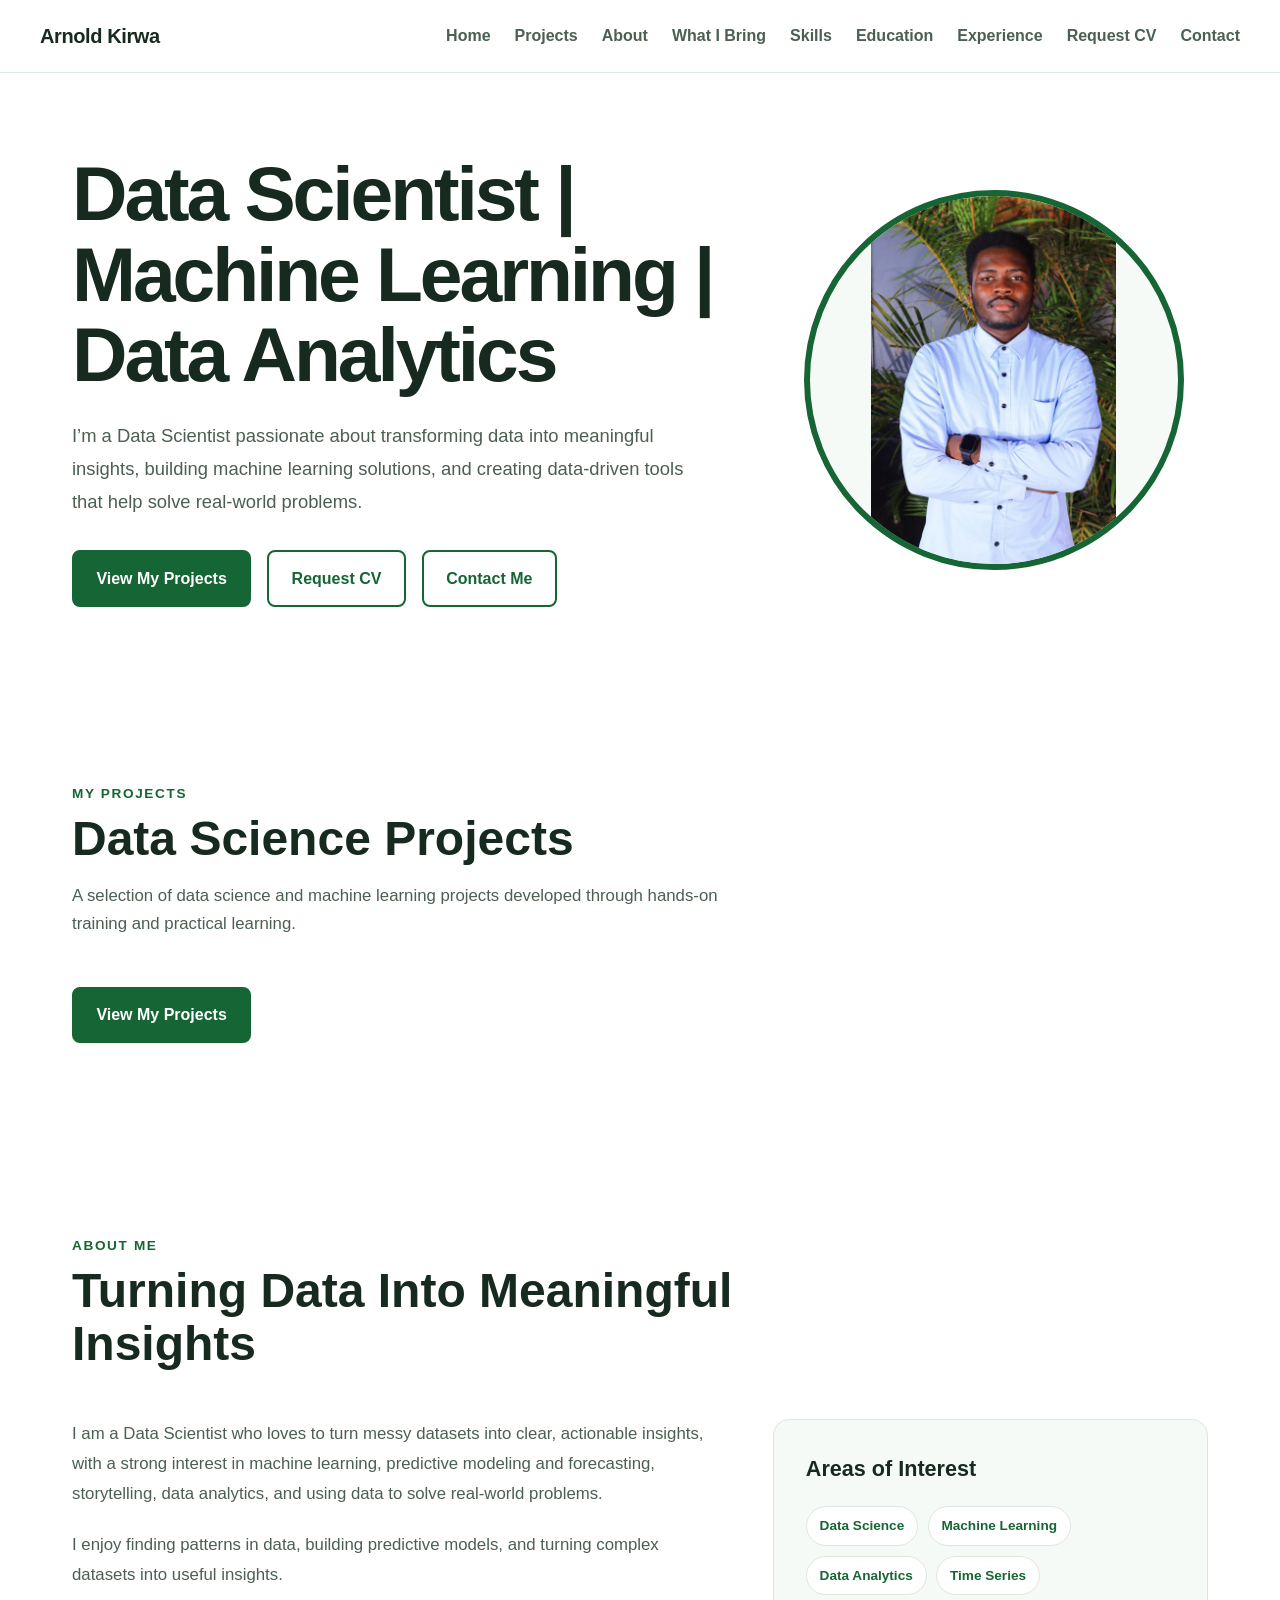
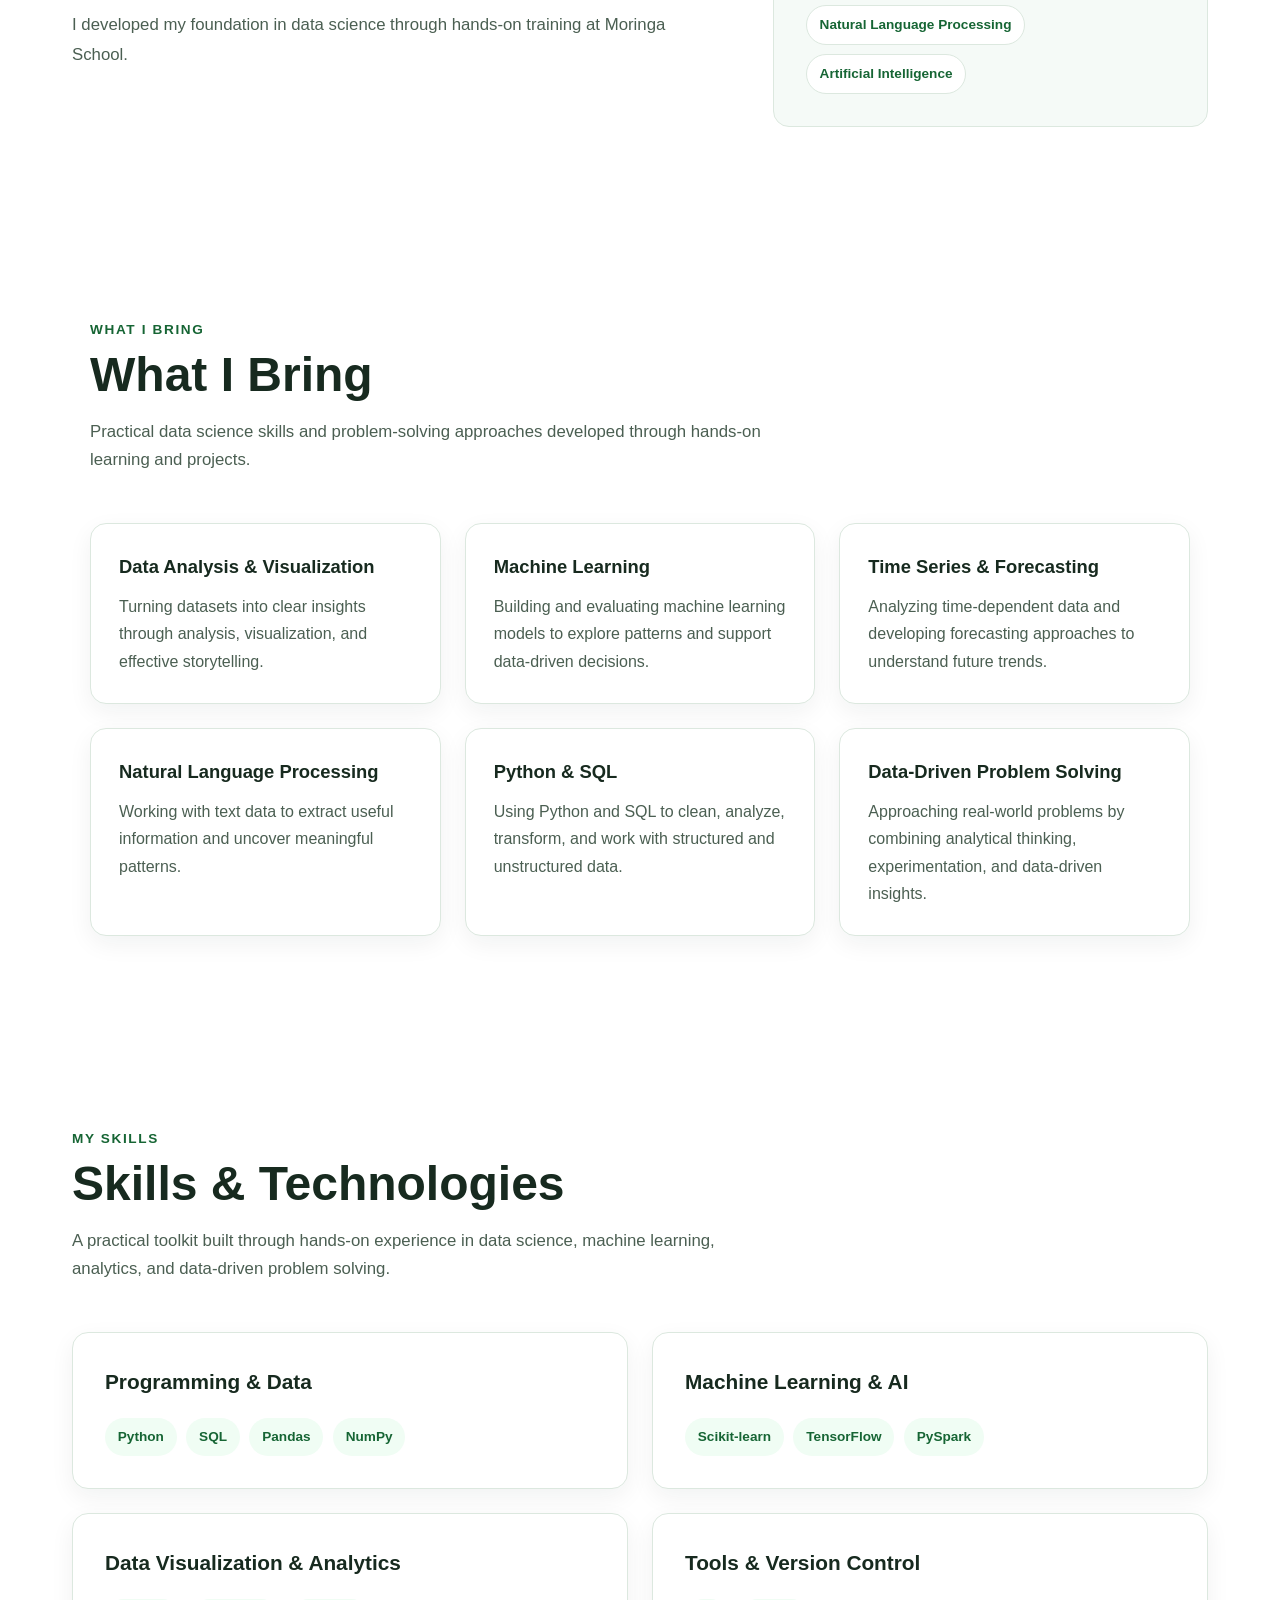
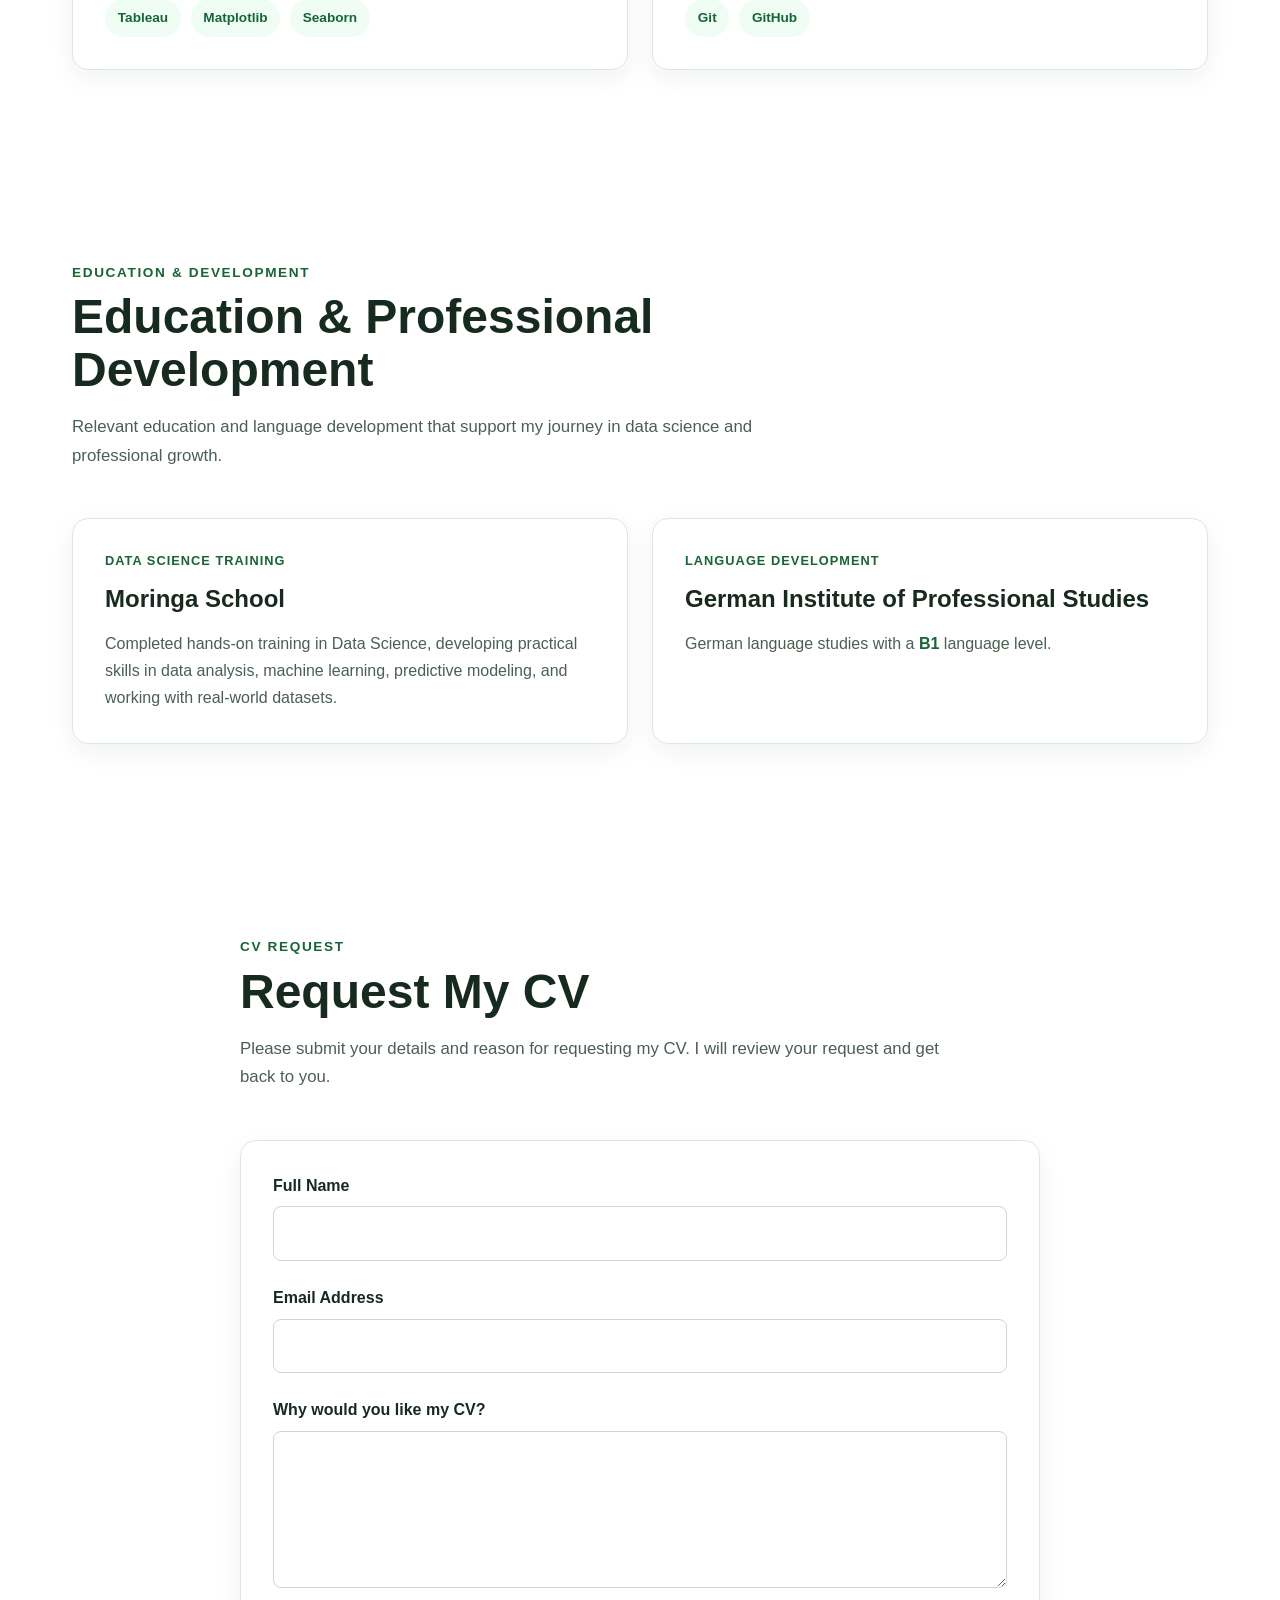
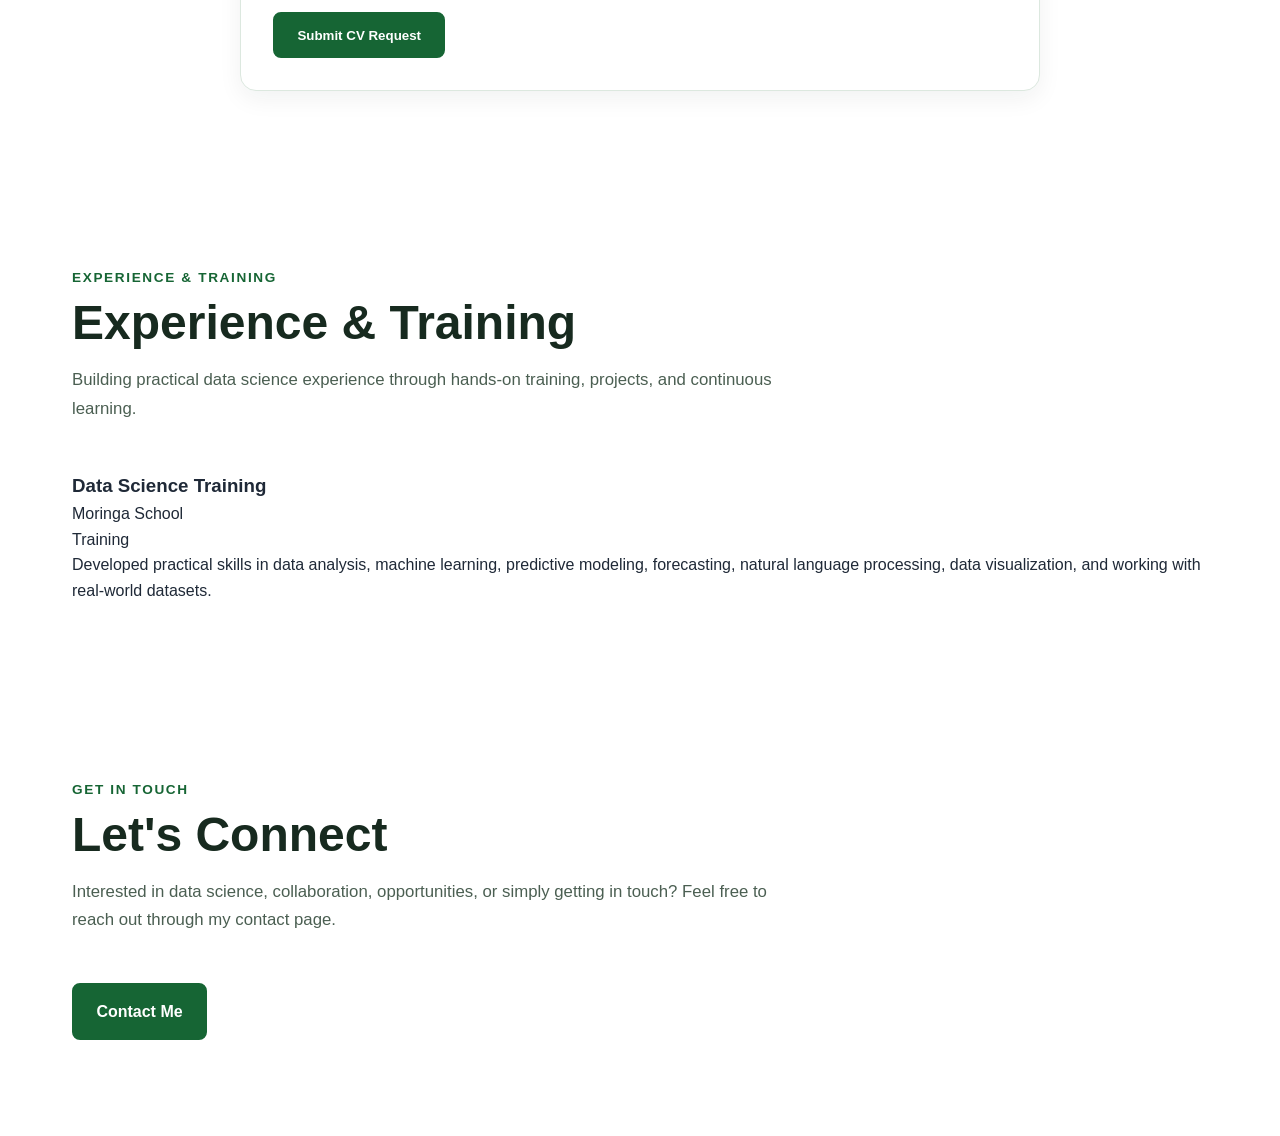
<file: index.html>
<!DOCTYPE html>
<html lang="en">
<head>
    <meta charset="UTF-8">
    <meta name="viewport" content="width=device-width, initial-scale=1.0">

    <meta
        name="description"
        content="Arnold Kirwa is a Data Scientist focused on machine learning, data analytics, predictive modeling, forecasting, and data-driven solutions."
    >

    <title>Arnold Kirwa | Data Scientist</title>

    <link rel="stylesheet" href="css/style.css">
</head>

<body>

    <header>
        <nav>
            <a href="index.html"  class="site-name" aria-label="Arnold Kirwa home">
                Arnold Kirwa
            </a>

            <ul>
<li><a href="index.html#home">Home</a></li>
<li><a href="projects.html">Projects</a></li>
<li><a href="index.html#about">About</a></li>
<li><a href="index.html#what-i-bring">What I Bring</a></li>
<li><a href="index.html#skills">Skills</a></li>
<li><a href="index.html#education">Education</a></li>
<li><a href="index.html#experience">Experience</a></li>
<li><a href="index.html#cv-request">Request CV</a></li>
<li><a href="contact.html">Contact</a></li>
            </ul>
        </nav>
    </header>

    <main>

        
        <section id="home">
    <div class="hero-content">

        <div class="hero-text">
            <h1>Data Scientist | Machine Learning | Data Analytics</h1>

            <p class="hero-introduction">
                I’m a Data Scientist passionate about transforming data into
                meaningful insights, building machine learning solutions, and
                creating data-driven tools that help solve real-world problems.
            </p>

            <div class="hero-buttons">
                <a href="#projects" class="btn btn-primary">
                    View My Projects
                </a>

                <a href="#cv-request" class="btn btn-secondary">
    Request CV
</a>

                

            <a href="#contact" class="btn btn-secondary">
                    Contact Me
                </a>
            </div>
        </div>

         <div class="hero-image">
            <img
                src="images/arnold-kirwa.jpg"
                alt="Arnold Kirwa, Data Scientist"
            >
        </div>

    </div>
</section>


<section id="projects">

    <div class="projects-container">

        <div class="section-heading">
            <p class="section-label">MY PROJECTS</p>

            <h2>Data Science Projects</h2>

            <p>
                A selection of data science and machine learning projects
                developed through hands-on training and practical learning.
            </p>
        </div>

        <div class="projects-page-link">

            <a href="projects.html" class="btn btn-primary">
                View My Projects
            </a>

        </div>

    </div>

</section>

            
<section id="about">

    <div class="about-container">

        <div class="section-heading">
            <p class="section-label">ABOUT ME</p>

            <h2>Turning Data Into Meaningful Insights</h2>
        </div>

        <div class="about-content">

            <div class="about-introduction">

                <p>
                    I am a Data Scientist who loves to turn messy datasets
                    into clear, actionable insights, with a strong interest
                    in machine learning, predictive modeling and forecasting,
                    storytelling, data analytics, and using data to solve
                    real-world problems.
                </p>

                <p>
                    I enjoy finding patterns in data, building predictive
                    models, and turning complex datasets into useful insights.
                </p>

                <p>
                    I developed my foundation in data science through
                    hands-on training at Moringa School.
                </p>

            </div>

            <div class="about-focus">

                <h3>Areas of Interest</h3>

                <div class="about-skills">
                    <span>Data Science</span>
                    <span>Machine Learning</span>
                    <span>Data Analytics</span>
                    <span>Time Series</span>
                    <span>Natural Language Processing</span>
                    <span>Artificial Intelligence</span>
                </div>

            </div>

        </div>

    </div>

</section>

<section id="what-i-bring">

    <div class="what-i-bring-container">

        <div class="section-heading">
            <p class="section-label">WHAT I BRING</p>

            <h2>What I Bring</h2>

            <p>
                Practical data science skills and problem-solving approaches
                developed through hands-on learning and projects.
            </p>
        </div>

        <div class="highlights-grid">

            <div class="highlight-card">
                <h3>Data Analysis & Visualization</h3>
                <p>
                    Turning datasets into clear insights through analysis,
                    visualization, and effective storytelling.
                </p>
            </div>

            <div class="highlight-card">
                <h3>Machine Learning</h3>
                <p>
                    Building and evaluating machine learning models to explore
                    patterns and support data-driven decisions.
                </p>
            </div>

            <div class="highlight-card">
                <h3>Time Series & Forecasting</h3>
                <p>
                    Analyzing time-dependent data and developing forecasting
                    approaches to understand future trends.
                </p>
            </div>

            <div class="highlight-card">
                <h3>Natural Language Processing</h3>
                <p>
                    Working with text data to extract useful information and
                    uncover meaningful patterns.
                </p>
            </div>

            <div class="highlight-card">
                <h3>Python & SQL</h3>
                <p>
                    Using Python and SQL to clean, analyze, transform, and
                    work with structured and unstructured data.
                </p>
            </div>

            <div class="highlight-card">
                <h3>Data-Driven Problem Solving</h3>
                <p>
                    Approaching real-world problems by combining analytical
                    thinking, experimentation, and data-driven insights.
                </p>
            </div>

        </div>

    </div>

</section>


<section id="skills">

    <div class="skills-container">

        <div class="section-heading">
            <p class="section-label">MY SKILLS</p>

            <h2>Skills & Technologies</h2>

            <p>
                A practical toolkit built through hands-on experience
                in data science, machine learning, analytics, and
                data-driven problem solving.
            </p>
        </div>


        <div class="skills-grid">

            <!-- Programming & Data -->
            <div class="skill-category">

                <h3>Programming & Data</h3>

                <div class="skill-list">
                    <span>Python</span>
                    <span>SQL</span>
                    <span>Pandas</span>
                    <span>NumPy</span>
                </div>

            </div>


            <!-- Machine Learning & AI -->
            <div class="skill-category">

                <h3>Machine Learning & AI</h3>

                <div class="skill-list">
                    <span>Scikit-learn</span>
                    <span>TensorFlow</span>
                    <span>PySpark</span>
                </div>

            </div>


            <!-- Data Visualization & Analytics -->
            <div class="skill-category">

                <h3>Data Visualization & Analytics</h3>

                <div class="skill-list">
                    <span>Tableau</span>
                    <span>Matplotlib</span>
                    <span>Seaborn</span>
                </div>

            </div>


            <!-- Tools & Version Control -->
            <div class="skill-category">

                <h3>Tools & Version Control</h3>

                <div class="skill-list">
                    <span>Git</span>
                    <span>GitHub</span>
                </div>

            </div>

        </div>

    </div>

</section>


<section id="education">

    <div class="education-container">

        <div class="section-heading">
            <p class="section-label">EDUCATION & DEVELOPMENT</p>

            <h2>Education & Professional Development</h2>

            <p>
                Relevant education and language development that support
                my journey in data science and professional growth.
            </p>
        </div>


        <div class="education-list">

            <!-- Moringa School -->
            <article class="education-item">

                <div class="education-content">

                    <p class="education-type">
                        Data Science Training
                    </p>

                    <h3>Moringa School</h3>

                    <p>
                        Completed hands-on training in Data Science,
                        developing practical skills in data analysis,
                        machine learning, predictive modeling, and
                        working with real-world datasets.
                    </p>

                </div>

            </article>


            <!-- German Institute -->
            <article class="education-item">

                <div class="education-content">

                    <p class="education-type">
                        Language Development
                    </p>

                    <h3>German Institute of Professional Studies</h3>

                    <p>
                        German language studies with a
                        <strong>B1</strong> language level.
                    </p>

                </div>

            </article>

        </div>

    </div>

</section>

<section id="cv-request">

    <div class="cv-request-container">

        <div class="section-heading">
            <p class="section-label">CV REQUEST</p>

            <h2>Request My CV</h2>

            <p>
                Please submit your details and reason for requesting my CV.
                I will review your request and get back to you.
            </p>
        </div>

        <form
    action="https://formspree.io/f/xkjgrlby"
    method="POST"
    class="cv-request-form"
>
    <input type="hidden" name="_next" value="https://arnokboi-commits.github.io/Arnold-Kirwa-portfolio/cv-request-success.html">

            
            
        
            

            <div class="form-group">
                <label for="name">Full Name</label>
                <input
                    type="text"
                    id="name"
                    name="name"
                    required
                >
            </div>

            <div class="form-group">
                <label for="email">Email Address</label>
                <input
                    type="email"
                    id="email"
                    name="email"
                    required
                >
            </div>

            <div class="form-group">
                <label for="reason">Why would you like my CV?</label>
                <textarea
                    id="reason"
                    name="reason"
                    rows="5"
                    required
                ></textarea>
            </div>

            <button type="submit" class="btn btn-primary">
                Submit CV Request
            </button>

        </form>

    </div>

</section>

</section>

<section id="experience">

    <div class="experience-container">

        <div class="section-heading">
            <p class="section-label">EXPERIENCE & TRAINING</p>

            <h2>Experience & Training</h2>

            <p>
                Building practical data science experience through hands-on
                training, projects, and continuous learning.
            </p>
        </div>

        <div class="experience-item">

            <div class="experience-header">
                <div>
                    <h3>Data Science Training</h3>
                    <p class="experience-organization">Moringa School</p>
                </div>

                <span class="experience-status">Training</span>
            </div>

            <p>
                Developed practical skills in data analysis, machine learning,
                predictive modeling, forecasting, natural language processing,
                data visualization, and working with real-world datasets.
            </p>

        </div>

    </div>

</section>


<section id="contact">

    <div class="contact-container">

        <div class="section-heading">

            <p class="section-label">GET IN TOUCH</p>

            <h2>Let's Connect</h2>

            <p>
                Interested in data science, collaboration, opportunities,
                or simply getting in touch? Feel free to reach out through
                my contact page.
            </p>

        </div>

        <div class="contact-page-link">

            <a href="contact.html" class="btn btn-primary">
                Contact Me
            </a>

        </div>

    </div>

</section>
</file>
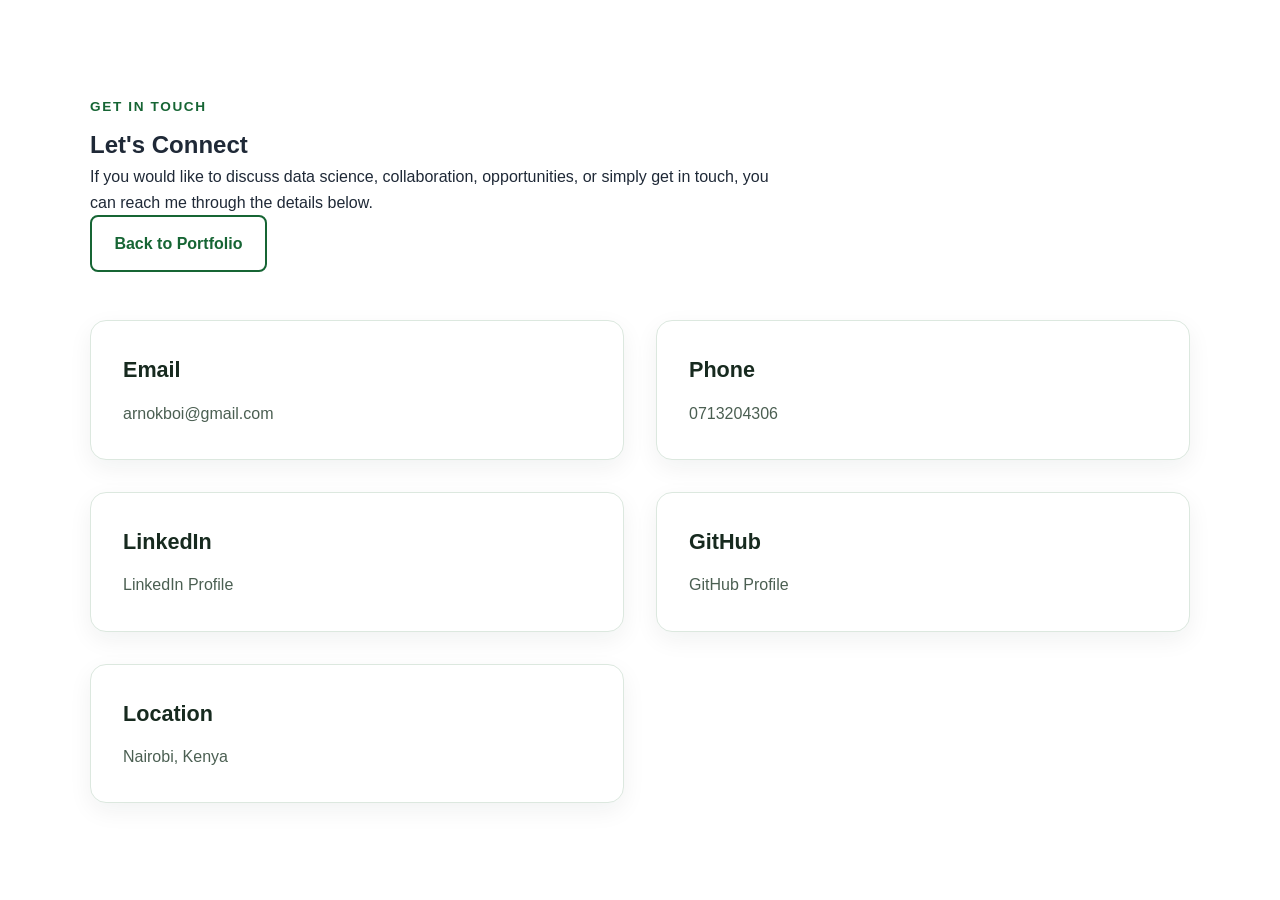
<file: contact.html>
<!DOCTYPE html>
<html lang="en">

<head>
    <meta charset="UTF-8">
    <meta name="viewport" content="width=device-width, initial-scale=1.0">

    <title>Contact | Arnold Kirwa</title>

    <link rel="stylesheet" href="css/style.css">
</head>

<body>

    <main>

        <section id="contact-page">

            <div class="contact-page-container">

                <div class="section-heading">

                    <p class="section-label">GET IN TOUCH</p>

                    <h1>Let's Connect</h1>

                    <p>
                        If you would like to discuss data science,
                        collaboration, opportunities, or simply get in touch,
                        you can reach me through the details below.
                    </p>

                    <a href="index.html" class="btn btn-secondary">
                        Back to Portfolio
                    </a>

                </div>


                <div class="contact-page-grid">

                    <article class="contact-page-card">

                        <h2>Email</h2>

                        <a href="mailto:arnokboi@gmail.com">
                            arnokboi@gmail.com
                        </a>

                    </article>


                    <article class="contact-page-card">

                        <h2>Phone</h2>

                        <a href="tel:+254713204306">
                            0713204306
                        </a>

                    </article>


                    <article class="contact-page-card">

                        <h2>LinkedIn</h2>

                        <a
                            href="https://www.linkedin.com/in/arnold-kirwa-464265239"
                            target="_blank"
                            rel="noopener noreferrer"
                        >
                            LinkedIn Profile
                        </a>

                    </article>


                    <article class="contact-page-card">

                        <h2>GitHub</h2>

                        <a
                            href="https://github.com/arnokboi-commits"
                            target="_blank"
                            rel="noopener noreferrer"
                        >
                            GitHub Profile
                        </a>

                    </article>


                    <article class="contact-page-card">

                        <h2>Location</h2>

                        <p>Nairobi, Kenya</p>

                    </article>

                </div>

            </div>

        </section>

    </main>

</body>

</html>
</file>
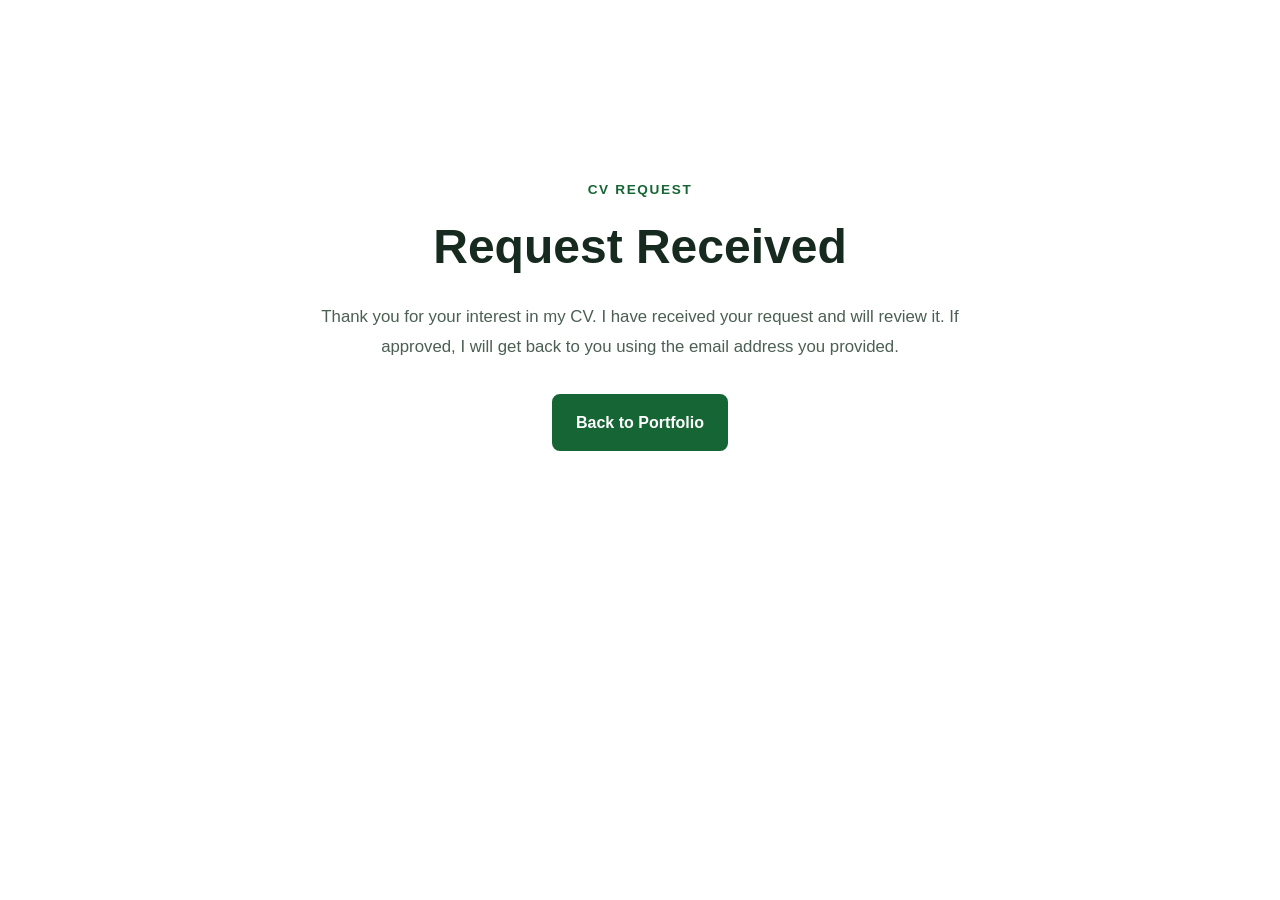
<file: cv-request-success.html>
<!DOCTYPE html>
<html lang="en">

<head>
    <meta charset="UTF-8">
    <meta name="viewport" content="width=device-width, initial-scale=1.0">

    <title>CV Request Received | Arnold Kirwa</title>

    <link rel="stylesheet" href="css/style.css">
</head>

<body>

    <main>

        <section id="cv-request-success">

            <div class="success-container">

                <p class="section-label">CV REQUEST</p>

                <h1>Request Received</h1>

                <p>
                    Thank you for your interest in my CV.
                    I have received your request and will review it.
                    If approved, I will get back to you using the email
                    address you provided.
                </p>

                <a href="index.html" class="btn btn-primary">
                    Back to Portfolio
                </a>

            </div>

        </section>

    </main>

</body>

</html>
</file>
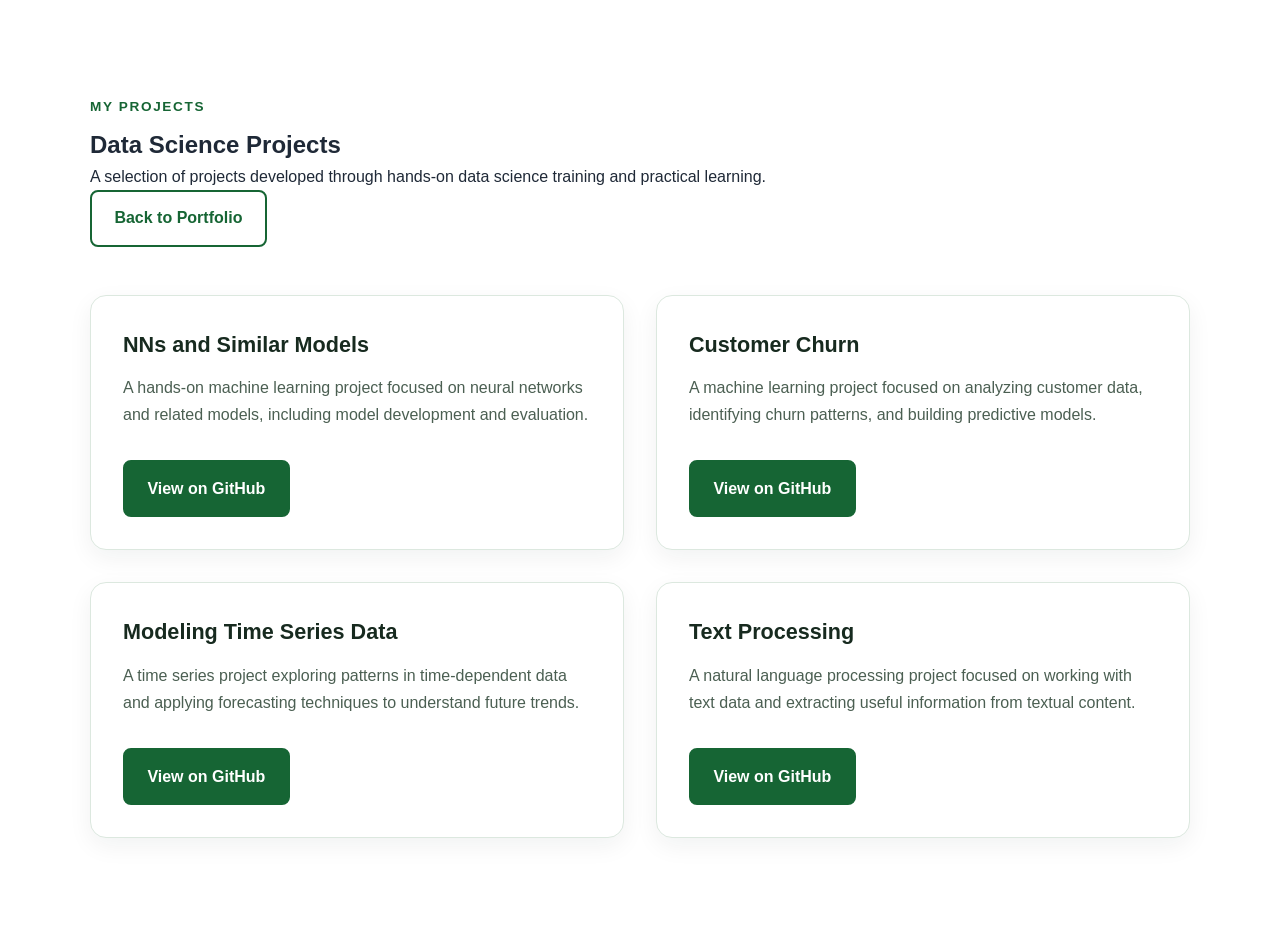
<file: projects.html>
<!DOCTYPE html>
<html lang="en">

<head>
    <meta charset="UTF-8">
    <meta name="viewport" content="width=device-width, initial-scale=1.0">

    <title>Projects | Arnold Kirwa</title>

    <link rel="stylesheet" href="css/style.css">
</head>

<body>

    <main>

        <section id="projects-page">

            <div class="projects-page-container">

                <div class="section-heading">

                    <p class="section-label">MY PROJECTS</p>

                    <h1>Data Science Projects</h1>

                    <p>
                        A selection of projects developed through hands-on
                        data science training and practical learning.
                    </p>

                    <a href="index.html" class="btn btn-secondary">
                        Back to Portfolio
                    </a>

                </div>

                <div class="projects-page-grid">

                    <article class="project-page-card">

                        <h2>NNs and Similar Models</h2>

                        <p>
                            A hands-on machine learning project focused on
                            neural networks and related models, including
                            model development and evaluation.
                        </p>

                        <a
                            href="https://github.com/arnokboi-commits/NNs-and-Similar-Models"
                            target="_blank"
                            rel="noopener noreferrer"
                            class="btn btn-primary"
                        >
                            View on GitHub
                        </a>

                    </article>


                    <article class="project-page-card">

                        <h2>Customer Churn</h2>

                        <p>
                            A machine learning project focused on analyzing
                            customer data, identifying churn patterns, and
                            building predictive models.
                        </p>

                        <a
                            href="https://github.com/arnokboi-commits/customer-churn"
                            target="_blank"
                            rel="noopener noreferrer"
                            class="btn btn-primary"
                        >
                            View on GitHub
                        </a>

                    </article>


                    <article class="project-page-card">

                        <h2>Modeling Time Series Data</h2>

                        <p>
                            A time series project exploring patterns in
                            time-dependent data and applying forecasting
                            techniques to understand future trends.
                        </p>

                        <a
                            href="https://github.com/arnokboi-commits/Modeling-Time-Series-Data"
                            target="_blank"
                            rel="noopener noreferrer"
                            class="btn btn-primary"
                        >
                            View on GitHub
                        </a>

                    </article>


                    <article class="project-page-card">

                        <h2>Text Processing</h2>

                        <p>
                            A natural language processing project focused on
                            working with text data and extracting useful
                            information from textual content.
                        </p>

                        <a
                            href="https://github.com/arnokboi-commits/text-processing"
                            target="_blank"
                            rel="noopener noreferrer"
                            class="btn btn-primary"
                        >
                            View on GitHub
                        </a>

                    </article>

                </div>

            </div>

        </section>

    </main>

</body>

</html>
</file>
<file: css/style.css>
/* =========================================
   Base Styles
   ========================================= */

* {
    margin: 0;
    padding: 0;
    box-sizing: border-box;
}

html {
    scroll-behavior: smooth;
}

body {
    font-family: Arial, Helvetica, sans-serif;
    line-height: 1.6;
    color: #1f2937;
    background-color: #ffffff;
}

a {
    color: inherit;
    text-decoration: none;
}

ul {
    list-style: none;
}

img {
    max-width: 100%;
    display: block;
}


/* =========================================
   Navigation
   ========================================= */

header {
    width: 100%;
}

nav {
    max-width: 1200px;
    margin: 0 auto;
    padding: 1.25rem 2rem;

    display: flex;
    align-items: center;
    justify-content: space-between;
}

nav ul {
    display: flex;
    gap: 1.5rem;
}


/* =========================================
   Main Sections
   ========================================= */

section {
    width: 100%;
    max-width: 1200px;
    margin: 0 auto;
    padding: 5rem 2rem;
}


/* =========================================
   Footer
   ========================================= */

footer {
    text-align: center;
    padding: 2rem;
}

/* =========================================
   Site Branding
   ========================================= */

.site-name {
    font-size: 1.25rem;
    font-weight: 700;
    letter-spacing: -0.02em;
    color: #166534;
}

/* =========================================
   Hero Headline
   ========================================= */

.hero-content {
    max-width: 800px;
}

.hero-content h1 {
    font-size: clamp(2.5rem, 6vw, 5rem);
    line-height: 1.05;
    letter-spacing: -0.04em;
    font-weight: 700;
    color: #172a1f;
}

/* =========================================
   Hero Introduction
   ========================================= */

.hero-introduction {
    max-width: 680px;
    margin-top: 1.5rem;
    font-size: 1.15rem;
    line-height: 1.8;
    color: #4b5f52;
}

Ctrl + End

/* =========================================
   Hero Layout
   ========================================= */

#home {
    min-height: 80vh;
    display: flex;
    align-items: center;
}

.hero-content {
    width: 100%;
    max-width: 1200px;
    margin: 0 auto;

    display: grid;
    grid-template-columns: 1.2fr 0.8fr;
    align-items: center;
    gap: 4rem;
}

.hero-text {
    max-width: 800px;
}

.hero-image {
    display: flex;
    justify-content: center;
    align-items: center;
}

.hero-image img {
    width: 380px;
    height: 380px;
    object-fit: contain;
    object-position: center;
    border-radius: 50%;
    border: 6px solid #166534;
    background-color: #f5faf7;
}

/* =========================================
   Hero Buttons
   ========================================= */

.hero-buttons {
    display: flex;
    flex-wrap: wrap;
    gap: 1rem;
    margin-top: 2rem;
}

.btn {
    display: inline-block;
    padding: 0.85rem 1.4rem;
    border-radius: 8px;
    font-weight: 600;
    text-decoration: none;
    transition: all 0.2s ease;
}

/* Main call-to-action */
.btn-primary {
    background-color: #166534;
    color: #ffffff;
    border: 2px solid #166534;
}

.btn-primary:hover {
    background-color: #14532d;
    border-color: #14532d;
}

/* Secondary buttons */
.btn-secondary {
    background-color: #ffffff;
    color: #166534;
    border: 2px solid #166534;
}

.btn-secondary:hover {
    background-color: #f0fdf4;
}

/* =========================================
   Hero Responsive Layout
   ========================================= */

@media (max-width: 768px) {
    #home {
        min-height: auto;
    }

    .hero-content {
        grid-template-columns: 1fr;
        gap: 3rem;
        text-align: center;
    }

    .hero-text {
        max-width: 100%;
    }

    .hero-introduction {
        margin-left: auto;
        margin-right: auto;
    }

    .hero-buttons {
        justify-content: center;
    }

    .hero-image {
        order: -1;
    }

    .hero-image img {
        width: 300px;
        height: 300px;
    }
}

/* =========================================
   Projects Section
   ========================================= */

#projects {
    padding-top: 6rem;
    padding-bottom: 6rem;
}

.projects-container {
    max-width: 1200px;
    margin: 0 auto;
}

.section-heading {
    max-width: 700px;
    margin-bottom: 3rem;
}

.section-label {
    margin-bottom: 0.5rem;
    font-size: 0.85rem;
    font-weight: 700;
    letter-spacing: 0.12em;
    color: #166534;
}

.section-heading h2 {
    margin-bottom: 1rem;
    font-size: clamp(2rem, 4vw, 3rem);
    line-height: 1.1;
    color: #172a1f;
}

.section-heading > p:last-child {
    font-size: 1.05rem;
    line-height: 1.7;
    color: #4b5f52;
}


/* Project cards */

.projects-grid {
    display: grid;
    grid-template-columns: repeat(2, 1fr);
    gap: 1.5rem;
}

.project-card {
    background-color: #ffffff;
    border: 1px solid #dce8df;
    border-radius: 16px;
    padding: 2rem;
    box-shadow: 0 8px 24px rgba(23, 42, 31, 0.06);
    transition: transform 0.2s ease, box-shadow 0.2s ease;
}

.project-card:hover {
    transform: translateY(-5px);
    box-shadow: 0 14px 32px rgba(23, 42, 31, 0.10);
}

.project-content {
    height: 100%;
    display: flex;
    flex-direction: column;
}

.project-category {
    margin-bottom: 0.75rem;
    font-size: 0.8rem;
    font-weight: 700;
    letter-spacing: 0.08em;
    text-transform: uppercase;
    color: #166534;
}

.project-card h3 {
    margin-bottom: 1rem;
    font-size: 1.5rem;
    line-height: 1.25;
    color: #172a1f;
}

.project-card > .project-content > p:not(.project-category) {
    margin-bottom: 1.5rem;
    color: #4b5f52;
    line-height: 1.7;
}

.project-technologies {
    display: flex;
    flex-wrap: wrap;
    gap: 0.5rem;
    margin-top: auto;
    margin-bottom: 1.5rem;
}

.project-technologies span {
    padding: 0.4rem 0.7rem;
    border-radius: 999px;
    background-color: #f0fdf4;
    color: #166534;
    font-size: 0.8rem;
    font-weight: 600;
}

.project-link {
    align-self: flex-start;
    color: #166534;
    font-weight: 700;
}

.project-link:hover {
    color: #14532d;
    text-decoration: underline;
}


/* Projects responsive layout */

@media (max-width: 768px) {

    .projects-grid {
        grid-template-columns: 1fr;
    }

    .project-card {
        padding: 1.5rem;
    }
}

/* =========================================
   About Section
   ========================================= */

#about {
    padding-top: 6rem;
    padding-bottom: 6rem;
}

.about-container {
    max-width: 1200px;
    margin: 0 auto;
}

.about-content {
    display: grid;
    grid-template-columns: 1.5fr 1fr;
    gap: 3rem;
    align-items: start;
}

.about-introduction {
    max-width: 720px;
}

.about-introduction p {
    margin-bottom: 1.25rem;
    color: #4b5f52;
    line-height: 1.8;
    font-size: 1.05rem;
}

.about-focus {
    padding: 2rem;
    background-color: #f5faf7;
    border: 1px solid #dce8df;
    border-radius: 16px;
}

.about-focus h3 {
    margin-bottom: 1.25rem;
    color: #172a1f;
    font-size: 1.35rem;
}

.about-skills {
    display: flex;
    flex-wrap: wrap;
    gap: 0.6rem;
}

.about-skills span {
    padding: 0.5rem 0.8rem;
    border-radius: 999px;
    background-color: #ffffff;
    border: 1px solid #dce8df;
    color: #166534;
    font-size: 0.85rem;
    font-weight: 600;
}


/* About responsive layout */

@media (max-width: 768px) {

    .about-content {
        grid-template-columns: 1fr;
        gap: 2rem;
    }

    .about-focus {
        padding: 1.5rem;
    }
}

/* =========================================
   Skills Section
   ========================================= */

#skills {
    padding-top: 6rem;
    padding-bottom: 6rem;
}

.skills-container {
    max-width: 1200px;
    margin: 0 auto;
}

.skills-grid {
    display: grid;
    grid-template-columns: repeat(2, 1fr);
    gap: 1.5rem;
}

.skill-category {
    padding: 2rem;
    background-color: #ffffff;
    border: 1px solid #dce8df;
    border-radius: 16px;
    box-shadow: 0 8px 24px rgba(23, 42, 31, 0.06);
}

.skill-category h3 {
    margin-bottom: 1.25rem;
    color: #172a1f;
    font-size: 1.3rem;
}

.skill-list {
    display: flex;
    flex-wrap: wrap;
    gap: 0.6rem;
}

.skill-list span {
    padding: 0.5rem 0.8rem;
    border-radius: 999px;
    background-color: #f0fdf4;
    color: #166534;
    font-size: 0.85rem;
    font-weight: 600;
}


/* Skills responsive layout */

@media (max-width: 768px) {

    .skills-grid {
        grid-template-columns: 1fr;
    }

    .skill-category {
        padding: 1.5rem;
    }
}


.skills-grid {
    display: grid;
    grid-template-columns: repeat(2, 1fr);
    gap: 1.5rem;
}


/* Skills responsive layout */

@media (max-width: 768px) {

    .skills-grid {
        grid-template-columns: 1fr;
    }

    .skill-category {
        padding: 1.5rem;
    }
}

/* =========================================
   Education Section
   ========================================= */

#education {
    padding-top: 6rem;
    padding-bottom: 6rem;
}

.education-container {
    max-width: 1200px;
    margin: 0 auto;
}

.education-list {
    display: grid;
    grid-template-columns: repeat(2, 1fr);
    gap: 1.5rem;
}

.education-item {
    padding: 2rem;
    background-color: #ffffff;
    border: 1px solid #dce8df;
    border-radius: 16px;
    box-shadow: 0 8px 24px rgba(23, 42, 31, 0.06);
}

.education-type {
    margin-bottom: 0.75rem;
    font-size: 0.8rem;
    font-weight: 700;
    letter-spacing: 0.08em;
    text-transform: uppercase;
    color: #166534;
}

.education-item h3 {
    margin-bottom: 1rem;
    font-size: 1.5rem;
    line-height: 1.25;
    color: #172a1f;
}

.education-item p:last-child {
    color: #4b5f52;
    line-height: 1.7;
}

.education-item strong {
    color: #166534;
}

/* Education responsive layout */

@media (max-width: 768px) {

    .education-list {
        grid-template-columns: 1fr;
    }

    .education-item {
        padding: 1.5rem;
    }
}

/* =========================================
   Contact Section
   ========================================= */

#contact {
    padding-top: 6rem;
    padding-bottom: 6rem;
}

.contact-container {
    max-width: 1200px;
    margin: 0 auto;
}



/* Contact responsive layout */

@media (max-width: 768px) {

    .contact-grid {
        grid-template-columns: 1fr;
    }

    .contact-item {
        padding: 1.5rem;
    }
}

/* =========================================
   Navigation
   ========================================= */

header {
    background-color: #ffffff;
    border-bottom: 1px solid #dce8df;
}

nav {
    max-width: 1200px;
    margin: 0 auto;
    padding: 1.25rem 0;

    display: flex;
    align-items: center;
    justify-content: space-between;
    gap: 2rem;
}

.site-name {
    color: #172a1f;
    font-size: 1.25rem;
    font-weight: 700;
    text-decoration: none;
}

nav ul {
    display: flex;
    align-items: center;
    gap: 1.5rem;
    list-style: none;
    margin: 0;
    padding: 0;
}

nav ul a {
    color: #4b5f52;
    font-weight: 600;
    text-decoration: none;
}

nav ul a:hover {
    color: #166534;
}

/* Navigation responsive layout */

@media (max-width: 768px) {

    nav {
        flex-direction: column;
        align-items: center;
        gap: 1rem;
    }

    nav ul {
        flex-wrap: wrap;
        justify-content: center;
        gap: 0.9rem 1.2rem;
    }
}

#cv-request {
    padding-top: 6rem;
    padding-bottom: 6rem;
}

.cv-request-container {
    max-width: 800px;
    margin: 0 auto;
}

.cv-request-form {
    display: flex;
    flex-direction: column;
    gap: 1.5rem;
    padding: 2rem;
    background-color: #ffffff;
    border: 1px solid #dce8df;
    border-radius: 16px;
    box-shadow: 0 8px 24px rgba(23, 42, 31, 0.06);
}

.form-group {
    display: flex;
    flex-direction: column;
    gap: 0.5rem;
}

.form-group label {
    font-weight: 600;
    color: #172a1f;
}

.form-group input,
.form-group textarea {
    width: 100%;
    padding: 0.85rem 1rem;
    border: 1px solid #cbd9cf;
    border-radius: 8px;
    font: inherit;
    color: #172a1f;
    background-color: #ffffff;
    box-sizing: border-box;
}

.form-group input:focus,
.form-group textarea:focus {
    outline: none;
    border-color: #166534;
    box-shadow: 0 0 0 3px rgba(22, 101, 52, 0.1);
}

.form-group textarea {
    resize: vertical;
    min-height: 140px;
}

.cv-request-form button {
    align-self: flex-start;
    cursor: pointer;
}

#cv-request-success {
    min-height: 70vh;
    display: flex;
    align-items: center;
}

.success-container {
    max-width: 700px;
    margin: 0 auto;
    text-align: center;
}

.success-container h1 {
    margin-bottom: 1rem;
    font-size: clamp(2rem, 5vw, 3rem);
    color: #172a1f;
}

.success-container p:not(.section-label) {
    margin-bottom: 2rem;
    color: #4b5f52;
    line-height: 1.8;
    font-size: 1.05rem;
}

#what-i-bring {
    padding-top: 6rem;
    padding-bottom: 6rem;
}

.what-i-bring-container {
    max-width: 1100px;
    margin: 0 auto;
}

.highlights-grid {
    display: grid;
    grid-template-columns: repeat(3, 1fr);
    gap: 1.5rem;
}

.highlight-card {
    padding: 1.75rem;
    background-color: #ffffff;
    border: 1px solid #dce8df;
    border-radius: 16px;
    box-shadow: 0 8px 24px rgba(23, 42, 31, 0.06);
}

.highlight-card h3 {
    margin-bottom: 0.75rem;
    color: #172a1f;
    font-size: 1.15rem;
}

.highlight-card p {
    color: #4b5f52;
    line-height: 1.7;
}

@media (max-width: 768px) {
    .highlights-grid {
        grid-template-columns: 1fr;
    }
}

#projects-page {
    padding-top: 6rem;
    padding-bottom: 6rem;
}

.projects-page-container {
    max-width: 1100px;
    margin: 0 auto;
}

.projects-page-grid {
    display: grid;
    grid-template-columns: repeat(2, 1fr);
    gap: 2rem;
    margin-top: 3rem;
}

.project-page-card {
    padding: 2rem;
    background-color: #ffffff;
    border: 1px solid #dce8df;
    border-radius: 16px;
    box-shadow: 0 8px 24px rgba(23, 42, 31, 0.06);
}

.project-page-card h2 {
    margin-bottom: 0.75rem;
    color: #172a1f;
    font-size: 1.35rem;
}

.project-page-card p {
    margin-bottom: 1.5rem;
    color: #4b5f52;
    line-height: 1.7;
}

.project-page-card .btn {
    margin-top: 0.5rem;
}

@media (max-width: 768px) {
    .projects-page-grid {
        grid-template-columns: 1fr;
    }
}

.projects-page-link {
    margin-top: 2rem;
}

.contact-grid {
    display: grid;
    grid-template-columns: repeat(2, 1fr);
    gap: 2rem;
    margin-top: 3rem;
}

.contact-item {
    padding: 2rem;
    background-color: #ffffff;
    border: 1px solid #dce8df;
    border-radius: 16px;
    box-shadow: 0 8px 24px rgba(23, 42, 31, 0.06);
}

.contact-item h3 {
    margin-bottom: 0.75rem;
    color: #172a1f;
    font-size: 1.2rem;
}

.contact-item a,
.contact-item p {
    color: #4b5f52;
    line-height: 1.7;
}

.contact-item a {
    display: inline-block;
    margin-top: 0.5rem;
    padding: 0.85rem 1.4rem;
    background-color: #166534;
    color: #ffffff;
    border: 2px solid #166534;
    border-radius: 8px;
    font-weight: 600;
    text-decoration: none;
    transition: all 0.2s ease;
}

.contact-item a:hover {
    background-color: #14532d;
    border-color: #14532d;
}

.contact-page-link {
    margin-top: 2rem;
}

#contact-page {
    padding-top: 6rem;
    padding-bottom: 6rem;
}

.contact-page-container {
    max-width: 1100px;
    margin: 0 auto;
}

.contact-page-grid {
    display: grid;
    grid-template-columns: repeat(2, 1fr);
    gap: 2rem;
    margin-top: 3rem;
}

.contact-page-card {
    padding: 2rem;
    background-color: #ffffff;
    border: 1px solid #dce8df;
    border-radius: 16px;
    box-shadow: 0 8px 24px rgba(23, 42, 31, 0.06);
}

.contact-page-card h2 {
    margin-bottom: 0.75rem;
    color: #172a1f;
    font-size: 1.35rem;
}

.contact-page-card a,
.contact-page-card p {
    color: #4b5f52;
    line-height: 1.7;
}

.contact-page-card a {
    text-decoration: none;
}

.contact-page-card a:hover {
    color: #166534;
}

@media (max-width: 768px) {
    .contact-page-grid {
        grid-template-columns: 1fr;
    }
}
</file>
